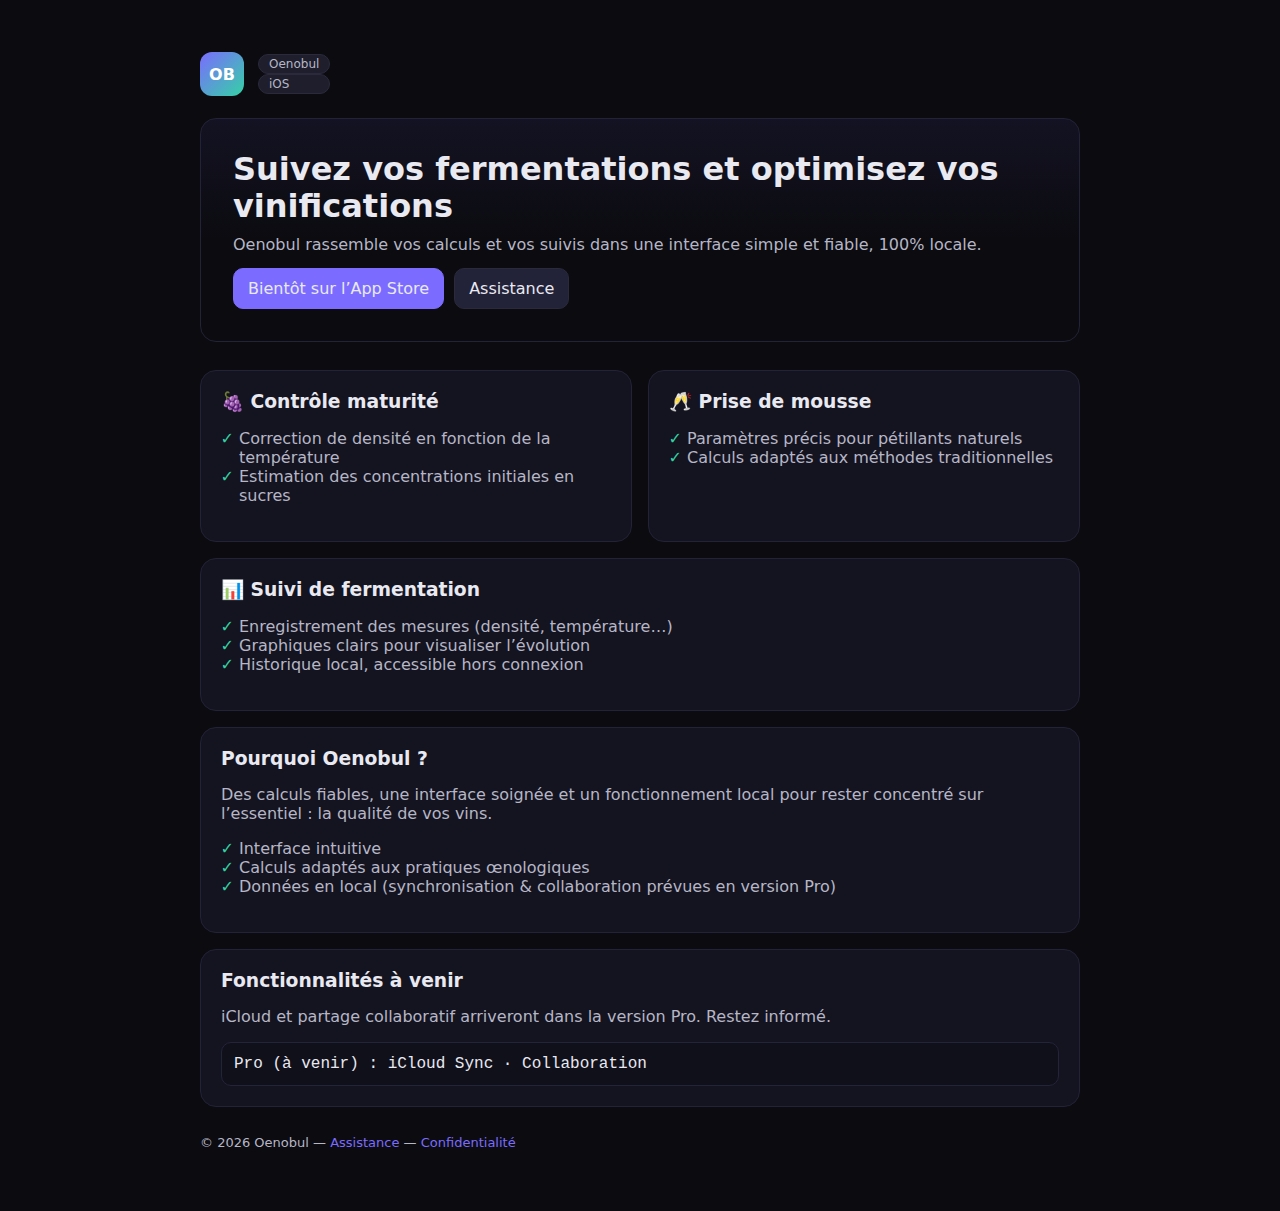
<file: docs/index.html>
<!doctype html>
<html lang="fr">
<head>
  <meta charset="utf-8" />
  <meta name="viewport" content="width=device-width,initial-scale=1" />
  <title>Oenobul — Suivez vos fermentations, optimisez vos vinifications</title>
  <meta name="description" content="Oenobul simplifie le contrôle maturité, la prise de mousse et le suivi de fermentation, avec des calculs précis et des graphiques clairs." />
  <meta property="og:title" content="Oenobul — L’outil pratique pour vos vinifications" />
  <meta property="og:description" content="Calculs précis, suivi local et visualisations claires pour vos fermentations." />
  <meta property="og:type" content="website" />
  <link rel="stylesheet" href="./style.css" />
</head>
<body>
  <div class="container">
    <header class="header">
      <div class="logo"><span>OB</span></div>
      <div>
        <div class="badge">Oenobul</div>
        <div class="badge">iOS</div>
      </div>
    </header>

    <section class="hero">
      <h1>Suivez vos fermentations et optimisez vos vinifications</h1>
      <p>Oenobul rassemble vos calculs et vos suivis dans une interface simple et fiable, 100% locale.</p>
      <div class="btns">
        <!-- Remplace par ton lien App Store quand il sera dispo -->
        <a class="btn primary" href="#" aria-disabled="true">Bientôt sur l’App Store</a>
        <a class="btn" href="./support.html">Assistance</a>
      </div>
    </section>

    <section class="grid">
      <article class="card half">
        <h3>🍇 Contrôle maturité</h3>
        <ul class="check">
          <li>Correction de densité en fonction de la température</li>
          <li>Estimation des concentrations initiales en sucres</li>
        </ul>
      </article>

      <article class="card half">
        <h3>🥂 Prise de mousse</h3>
        <ul class="check">
          <li>Paramètres précis pour pétillants naturels</li>
          <li>Calculs adaptés aux méthodes traditionnelles</li>
        </ul>
      </article>

      <article class="card">
        <h3>📊 Suivi de fermentation</h3>
        <ul class="check">
          <li>Enregistrement des mesures (densité, température…)</li>
          <li>Graphiques clairs pour visualiser l’évolution</li>
          <li>Historique local, accessible hors connexion</li>
        </ul>
      </article>

      <article class="card">
        <h3>Pourquoi Oenobul ?</h3>
        <p>Des calculs fiables, une interface soignée et un fonctionnement local pour rester concentré sur l’essentiel : la qualité de vos vins.</p>
        <ul class="check">
          <li>Interface intuitive</li>
          <li>Calculs adaptés aux pratiques œnologiques</li>
          <li>Données en local (synchronisation & collaboration prévues en version Pro)</li>
        </ul>
      </article>

      <article class="card">
        <h3>Fonctionnalités à venir</h3>
        <p class="muted">iCloud et partage collaboratif arriveront dans la version Pro. Restez informé.</p>
        <div class="code">Pro (à venir) : iCloud Sync · Collaboration</div>
      </article>
    </section>

    <!-- Footer unique, avec Confidentialité -->
    <footer class="footer">
      © <span id="y"></span> Oenobul — 
      <a href="./support.html">Assistance</a> — 
      <a href="./privacy.html">Confidentialité</a>
      <script>document.getElementById('y').textContent = new Date().getFullYear();</script>
    </footer>
  </div>
</body>
</html>
</file>
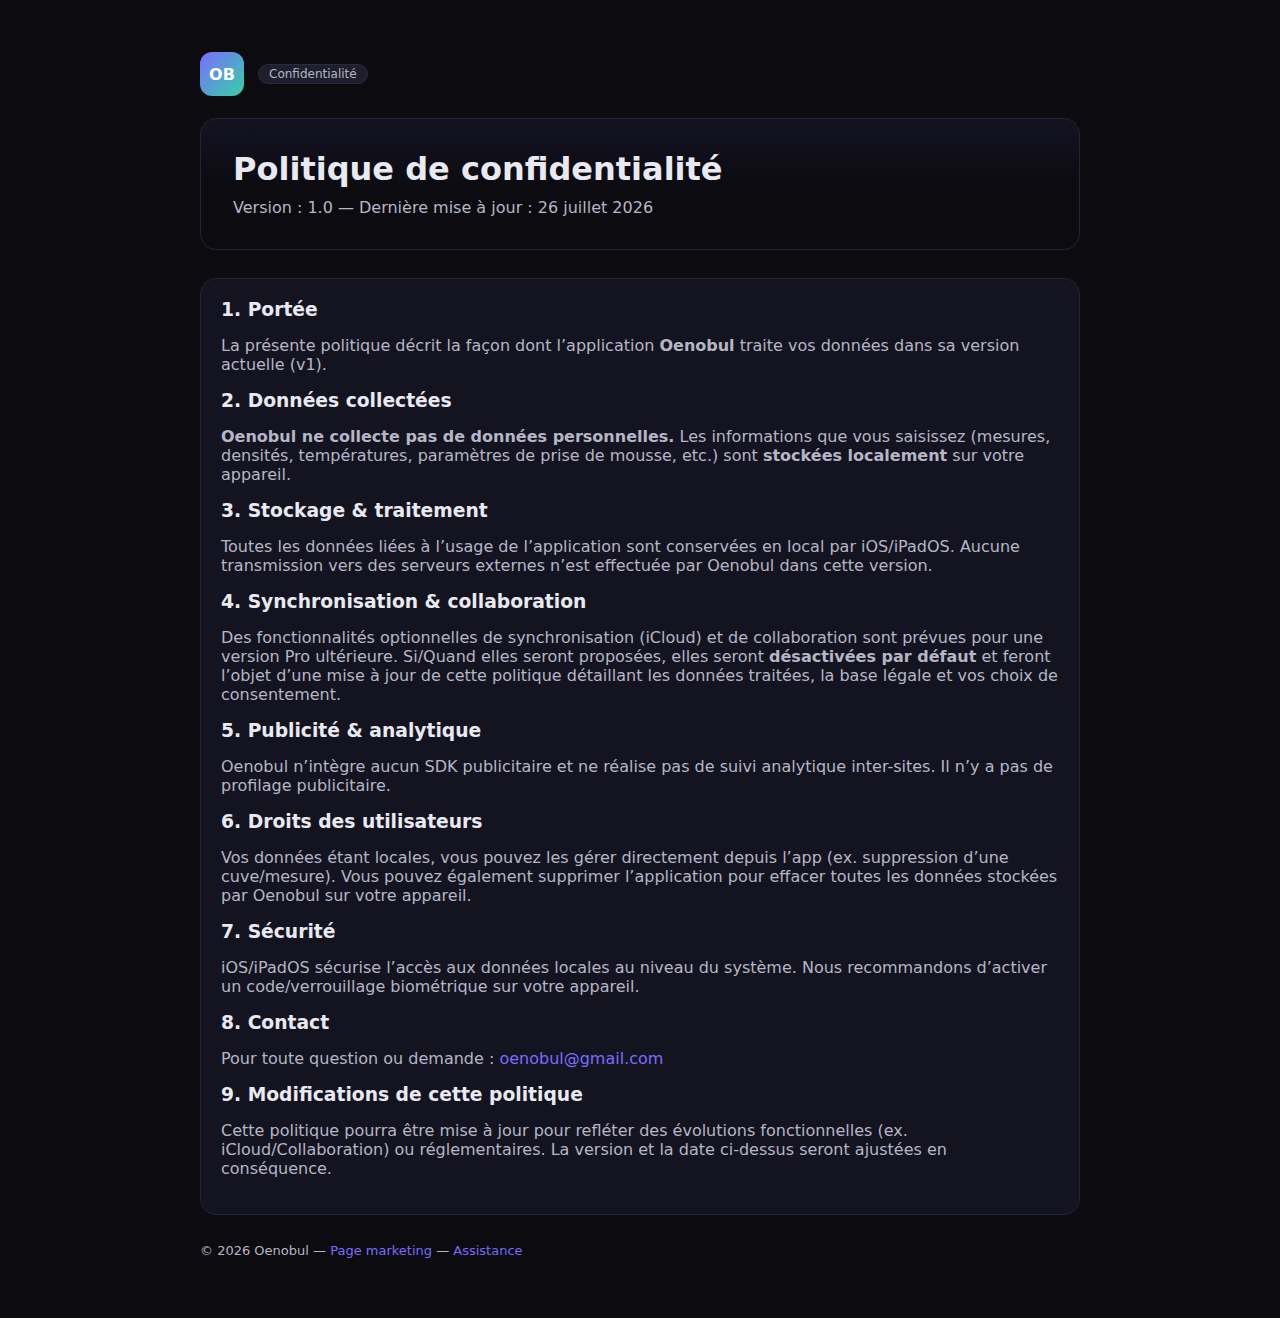
<file: docs/privacy.html>
<!doctype html>
<html lang="fr">
<head>
  <meta charset="utf-8" />
  <meta name="viewport" content="width=device-width,initial-scale=1" />
  <title>Confidentialité — Oenobul</title>
  <meta name="description" content="Politique de confidentialité d’Oenobul (v1) : données locales, aucune collecte, aucune publicité." />
  <link rel="stylesheet" href="./style.css" />
</head>
<body>
  <div class="container">
    <header class="header">
      <div class="logo"><span>OB</span></div>
      <div class="badge">Confidentialité</div>
    </header>

    <section class="hero">
      <h1>Politique de confidentialité</h1>
      <p>Version : 1.0 — Dernière mise à jour : <span id="date"></span></p>
      <script>
        // Met automatiquement la date du jour
        (function(){
          const d = new Date();
          const s = d.toLocaleDateString('fr-FR', { year:'numeric', month:'long', day:'2-digit' });
          document.getElementById('date').textContent = s;
        })();
      </script>
    </section>

    <section class="grid">
      <article class="card">
        <h3>1. Portée</h3>
        <p>La présente politique décrit la façon dont l’application <strong>Oenobul</strong> traite vos données dans sa version actuelle (v1).</p>

        <h3>2. Données collectées</h3>
        <p><strong>Oenobul ne collecte pas de données personnelles.</strong> Les informations que vous saisissez (mesures, densités, températures, paramètres de prise de mousse, etc.) sont <strong>stockées localement</strong> sur votre appareil.</p>

        <h3>3. Stockage & traitement</h3>
        <p>Toutes les données liées à l’usage de l’application sont conservées en local par iOS/iPadOS. Aucune transmission vers des serveurs externes n’est effectuée par Oenobul dans cette version.</p>

        <h3>4. Synchronisation & collaboration</h3>
        <p>Des fonctionnalités optionnelles de synchronisation (iCloud) et de collaboration sont prévues pour une version Pro ultérieure. Si/Quand elles seront proposées, elles seront <strong>désactivées par défaut</strong> et feront l’objet d’une mise à jour de cette politique détaillant les données traitées, la base légale et vos choix de consentement.</p>

        <h3>5. Publicité & analytique</h3>
        <p>Oenobul n’intègre aucun SDK publicitaire et ne réalise pas de suivi analytique inter-sites. Il n’y a pas de profilage publicitaire.</p>

        <h3>6. Droits des utilisateurs</h3>
        <p>Vos données étant locales, vous pouvez les gérer directement depuis l’app (ex. suppression d’une cuve/mesure). Vous pouvez également supprimer l’application pour effacer toutes les données stockées par Oenobul sur votre appareil.</p>

        <h3>7. Sécurité</h3>
        <p>iOS/iPadOS sécurise l’accès aux données locales au niveau du système. Nous recommandons d’activer un code/verrouillage biométrique sur votre appareil.</p>

        <h3>8. Contact</h3>
        <p>Pour toute question ou demande : <a href="mailto:oenobul@gmail.com">oenobul@gmail.com</a></p>

        <h3>9. Modifications de cette politique</h3>
        <p>Cette politique pourra être mise à jour pour refléter des évolutions fonctionnelles (ex. iCloud/Collaboration) ou réglementaires. La version et la date ci-dessus seront ajustées en conséquence.</p>
      </article>
    </section>

    <footer class="footer">
      © <span id="y"></span> Oenobul — <a href="./index.html">Page marketing</a> — <a href="./support.html">Assistance</a>
      <script>document.getElementById('y').textContent = new Date().getFullYear();</script>
    </footer>
  </div>
</body>
</html>
</file>
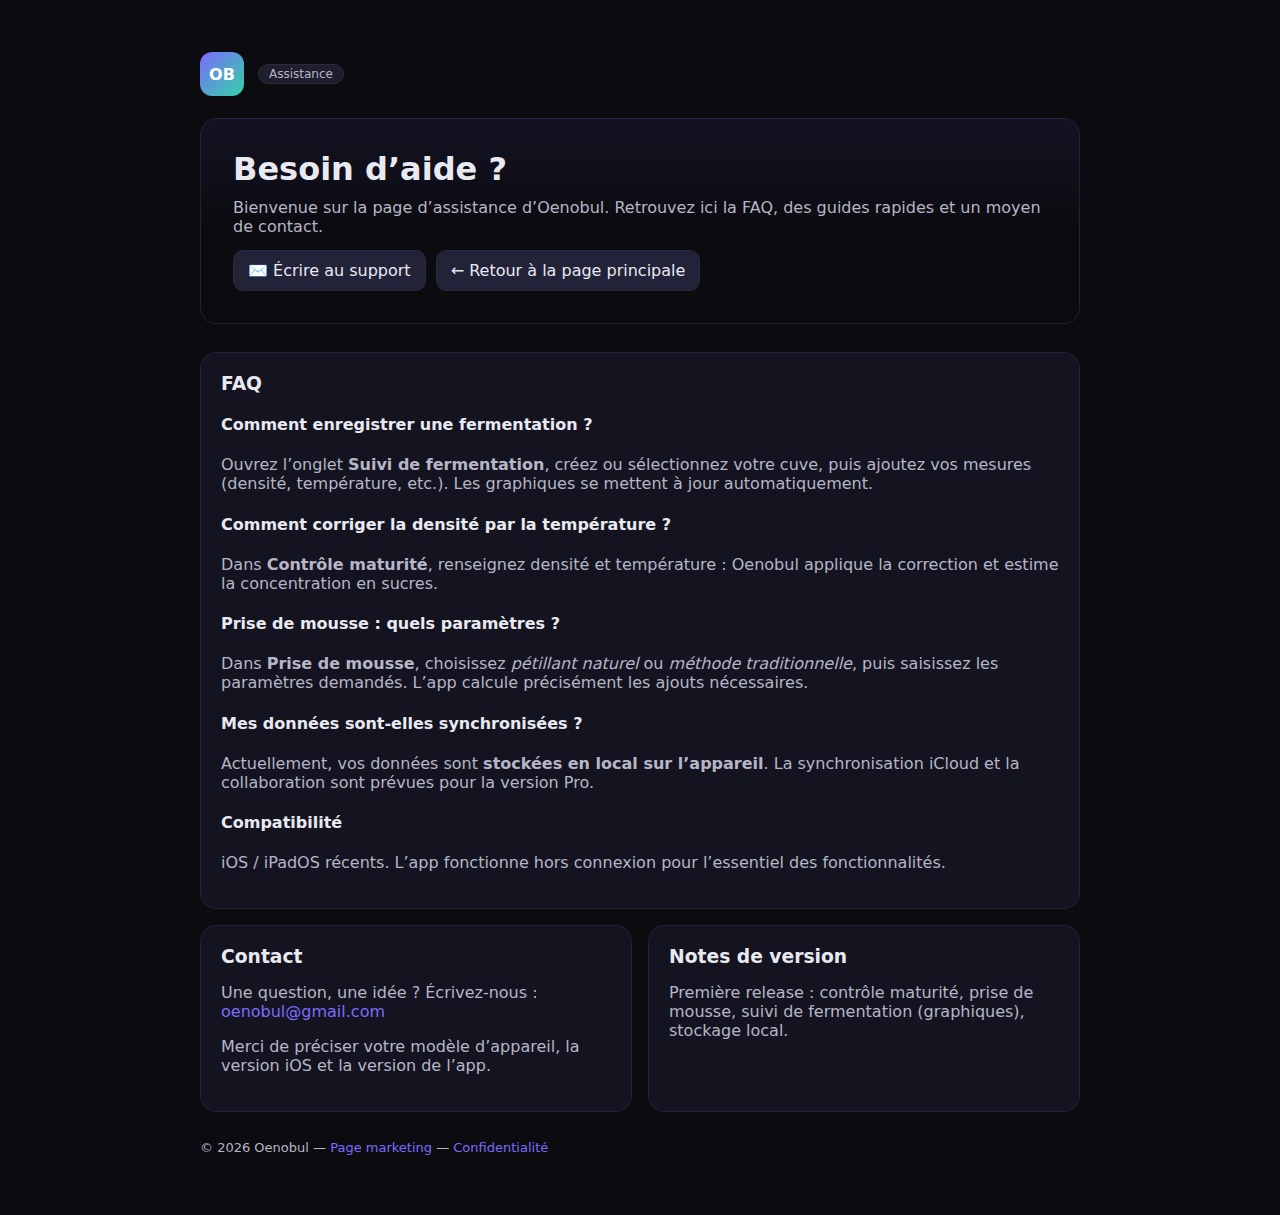
<file: docs/support.html>
<!doctype html>
<html lang="fr">
<head>
  <meta charset="utf-8" />
  <meta name="viewport" content="width=device-width,initial-scale=1" />
  <title>Assistance — Oenobul</title>
  <meta name="description" content="Aide, FAQ et contact pour Oenobul : vinification, prise de mousse et suivi de fermentation." />
  <link rel="stylesheet" href="./style.css" />
</head>
<body>
  <div class="container">
    <header class="header">
      <div class="logo"><span>OB</span></div>
      <div class="badge">Assistance</div>
    </header>

    <section class="hero">
      <h1>Besoin d’aide ?</h1>
      <p>Bienvenue sur la page d’assistance d’Oenobul. Retrouvez ici la FAQ, des guides rapides et un moyen de contact.</p>
      <div class="btns">
        <!-- Remplace l’email par le tien si besoin -->
        <a class="btn" href="mailto:oenobul@gmail.com">✉️ Écrire au support</a>
        <a class="btn" href="./index.html">← Retour à la page principale</a>
      </div>
    </section>

    <section class="grid">
      <article class="card">
        <h3>FAQ</h3>
        <h4>Comment enregistrer une fermentation ?</h4>
        <p>Ouvrez l’onglet <strong>Suivi de fermentation</strong>, créez ou sélectionnez votre cuve, puis ajoutez vos mesures (densité, température, etc.). Les graphiques se mettent à jour automatiquement.</p>

        <h4>Comment corriger la densité par la température ?</h4>
        <p>Dans <strong>Contrôle maturité</strong>, renseignez densité et température : Oenobul applique la correction et estime la concentration en sucres.</p>

        <h4>Prise de mousse : quels paramètres ?</h4>
        <p>Dans <strong>Prise de mousse</strong>, choisissez <em>pétillant naturel</em> ou <em>méthode traditionnelle</em>, puis saisissez les paramètres demandés. L’app calcule précisément les ajouts nécessaires.</p>

        <h4>Mes données sont-elles synchronisées ?</h4>
        <p>Actuellement, vos données sont <strong>stockées en local sur l’appareil</strong>. La synchronisation iCloud et la collaboration sont prévues pour la version Pro.</p>

        <h4>Compatibilité</h4>
        <p>iOS / iPadOS récents. L’app fonctionne hors connexion pour l’essentiel des fonctionnalités.</p>
      </article>

      <article class="card half">
        <h3>Contact</h3>
        <p>Une question, une idée ? Écrivez-nous : <a href="mailto:oenobul@gmail.com">oenobul@gmail.com</a></p>
        <p>Merci de préciser votre modèle d’appareil, la version iOS et la version de l’app.</p>
      </article>

      <article class="card half">
        <h3>Notes de version</h3>
        <p>Première release : contrôle maturité, prise de mousse, suivi de fermentation (graphiques), stockage local.</p>
      </article>
    </section>

    <!-- Footer unique, avec lien Confidentialité -->
    <footer class="footer">
      © <span id="y"></span> Oenobul — <a href="./index.html">Page marketing</a> — <a href="./privacy.html">Confidentialité</a>
      <script>document.getElementById('y').textContent = new Date().getFullYear();</script>
    </footer>
  </div>
</body>
</html>
</file>
<file: docs/style.css>
:root {
  --bg: #0b0b10; --card: #141420; --text: #e9e9f1; --muted: #b6b6c6;
  --accent: #7b6cff; --accent-2: #33d2a4; --radius: 16px;
}
* { box-sizing: border-box; }
html, body { margin: 0; padding: 0; background: var(--bg); color: var(--text);
  font-family: ui-sans-serif, system-ui, -apple-system, "SF Pro Text", Segoe UI, Roboto, Inter, Arial, sans-serif; }
a { color: var(--accent); text-decoration: none; }
a:hover { opacity: .9; }
.container { max-width: 920px; margin: 0 auto; padding: 32px 20px 60px; }
.header { display: flex; align-items: center; gap: 14px; padding: 20px 0 8px; }
.logo { width: 44px; height: 44px; border-radius: 12px;
  background: linear-gradient(135deg, var(--accent), var(--accent-2));
  display: inline-flex; align-items: center; justify-content: center; font-weight: 700; }
.logo span { color: white; }
.badge { background: #1e1e2d; border: 1px solid #2a2a3c; padding: 2px 10px; border-radius: 999px; font-size: 12px; color: var(--muted); }
.hero { background: linear-gradient(180deg, rgba(123,108,255,.08), transparent 55%);
  border: 1px solid #222238; border-radius: var(--radius); padding: 32px; margin: 14px 0 28px; }
.hero h1 { margin: 0 0 10px; font-size: 32px; line-height: 1.15; }
.hero p { color: var(--muted); font-size: 16px; margin: 0; }
.grid { display: grid; grid-template-columns: repeat(12, 1fr); gap: 16px; }
.card { grid-column: span 12; background: var(--card); border: 1px solid #222238;
  border-radius: var(--radius); padding: 20px; }
.card.half { grid-column: span 12; }
.card h3 { margin: 0 0 8px; }
.card p, .card li { color: var(--muted); }
.footer { margin-top: 28px; color: var(--muted); font-size: 13px; }
.btns { display: flex; gap: 10px; margin-top: 14px; flex-wrap: wrap; }
.btn { display: inline-flex; align-items: center; gap: 8px; background: #222238; border: 1px solid #2a2a3c; color: var(--text);
  padding: 10px 14px; border-radius: 10px; }
.btn.primary { background: var(--accent); border-color: var(--accent); }
.kbd { font-family: ui-monospace, SFMono-Regular, Menlo, monospace; background: #1a1a28; border: 1px solid #2a2a3c; padding: 1px 6px; border-radius: 6px; color: var(--muted); }
ul.check { padding-left: 18px; }
ul.check li::marker { content: "✓ "; color: var(--accent-2); }
.code { font-family: ui-monospace, SFMono-Regular, Menlo, monospace; background: #10101a; border: 1px solid #23233a; border-radius: 10px; padding: 12px; overflow-x: auto; }
@media (min-width: 760px) { .card.half { grid-column: span 6; } }
</file>
